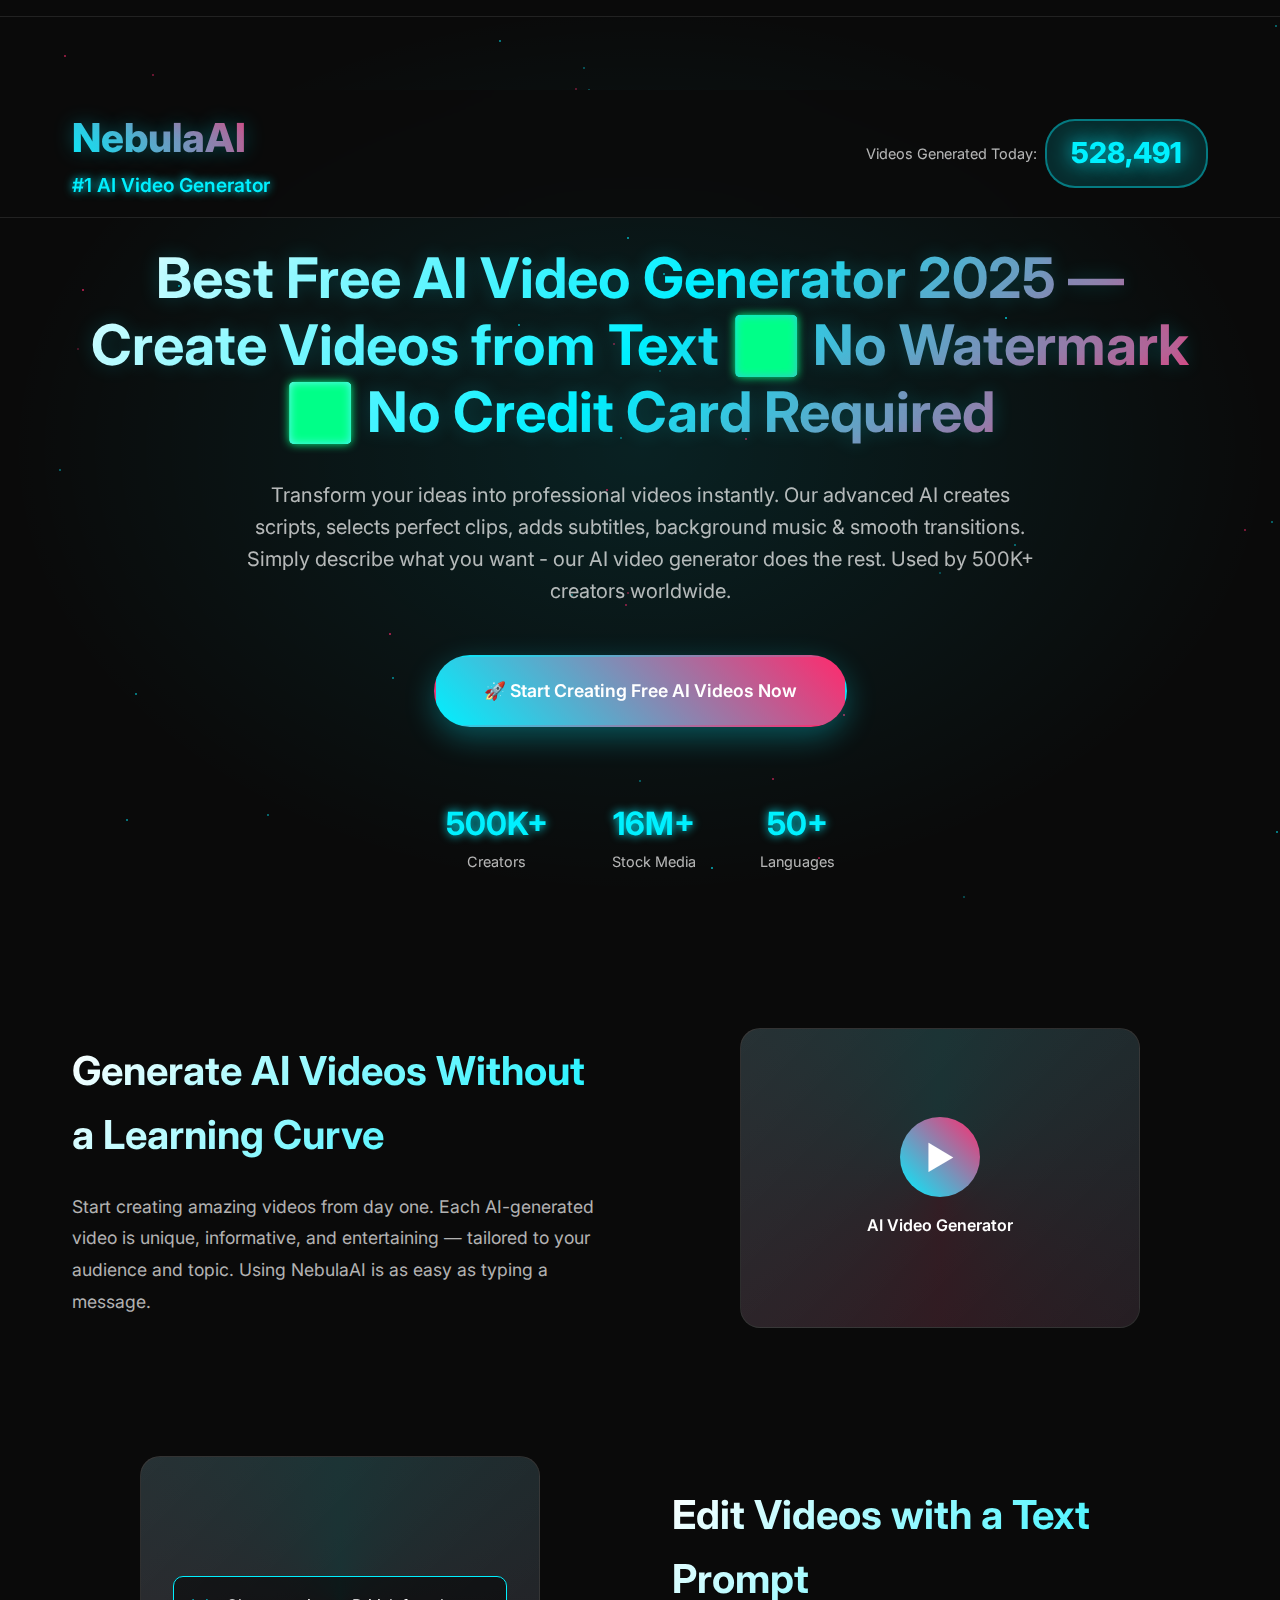
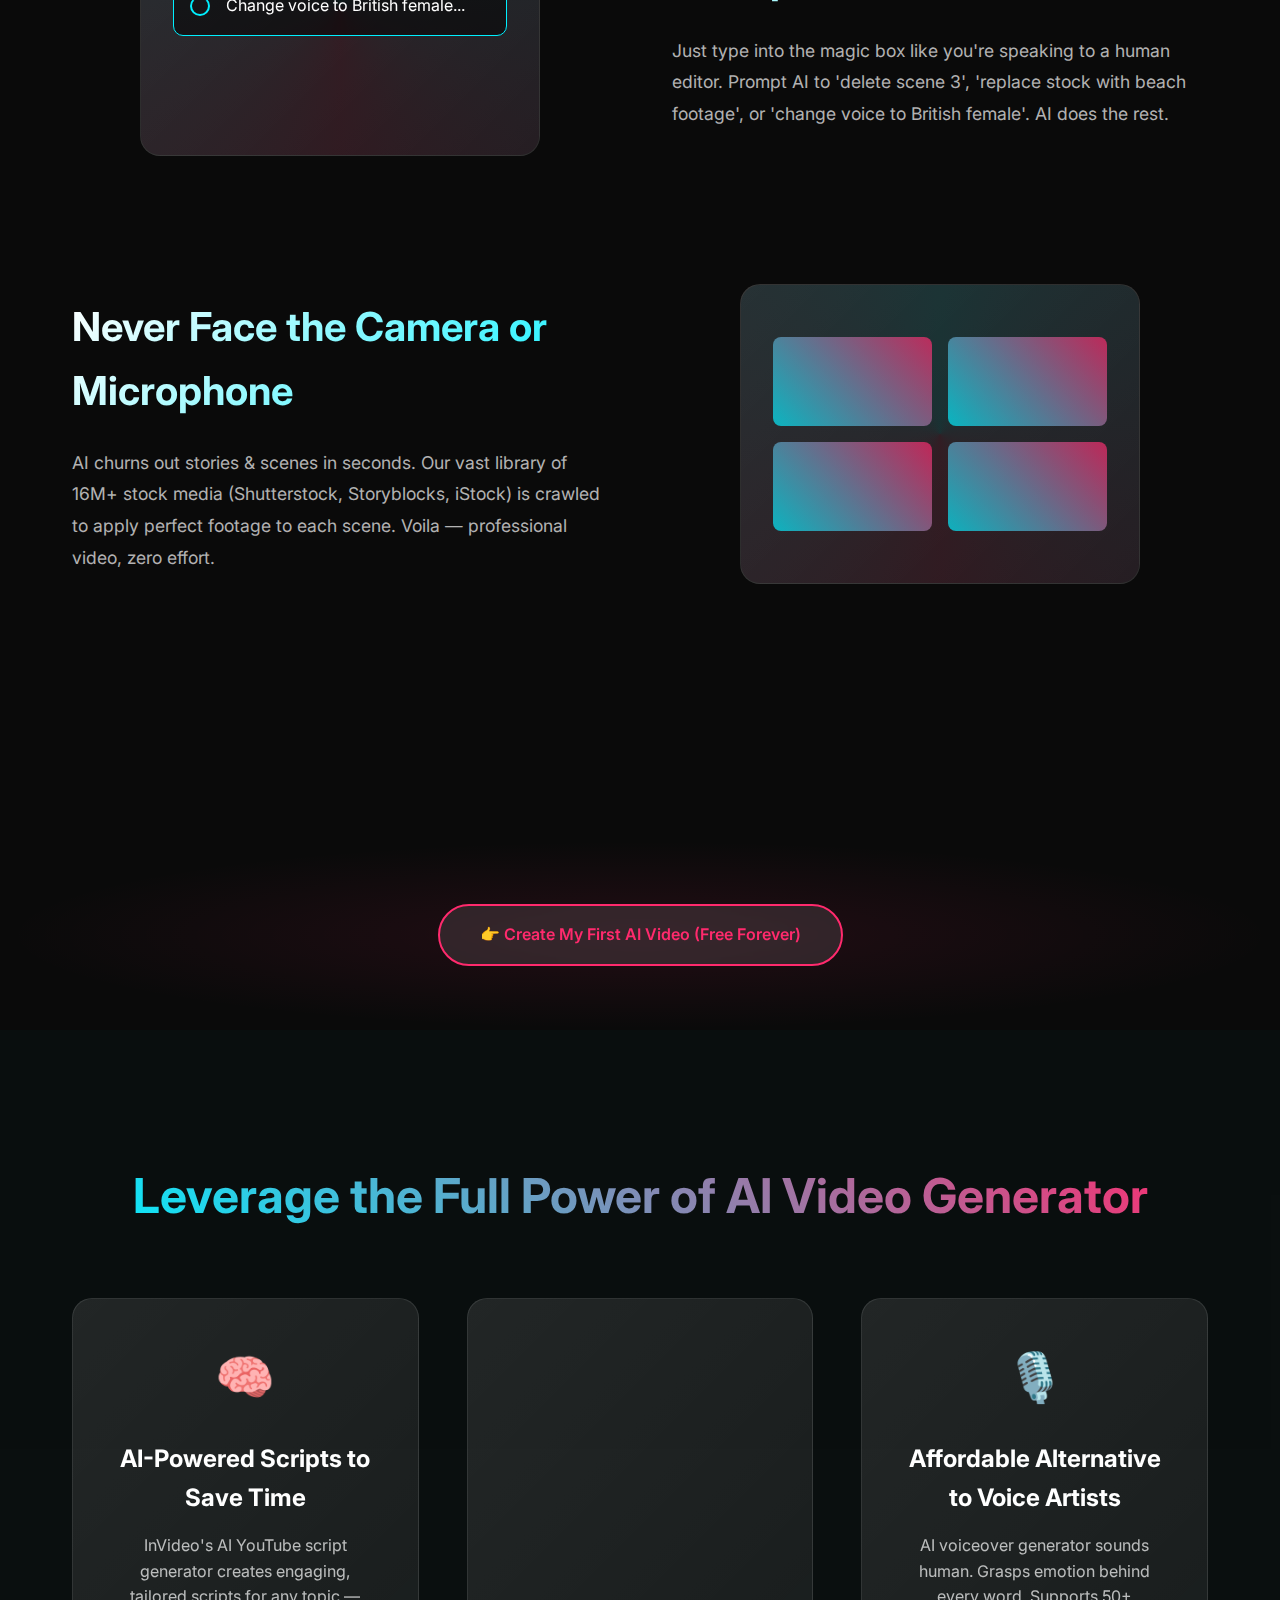
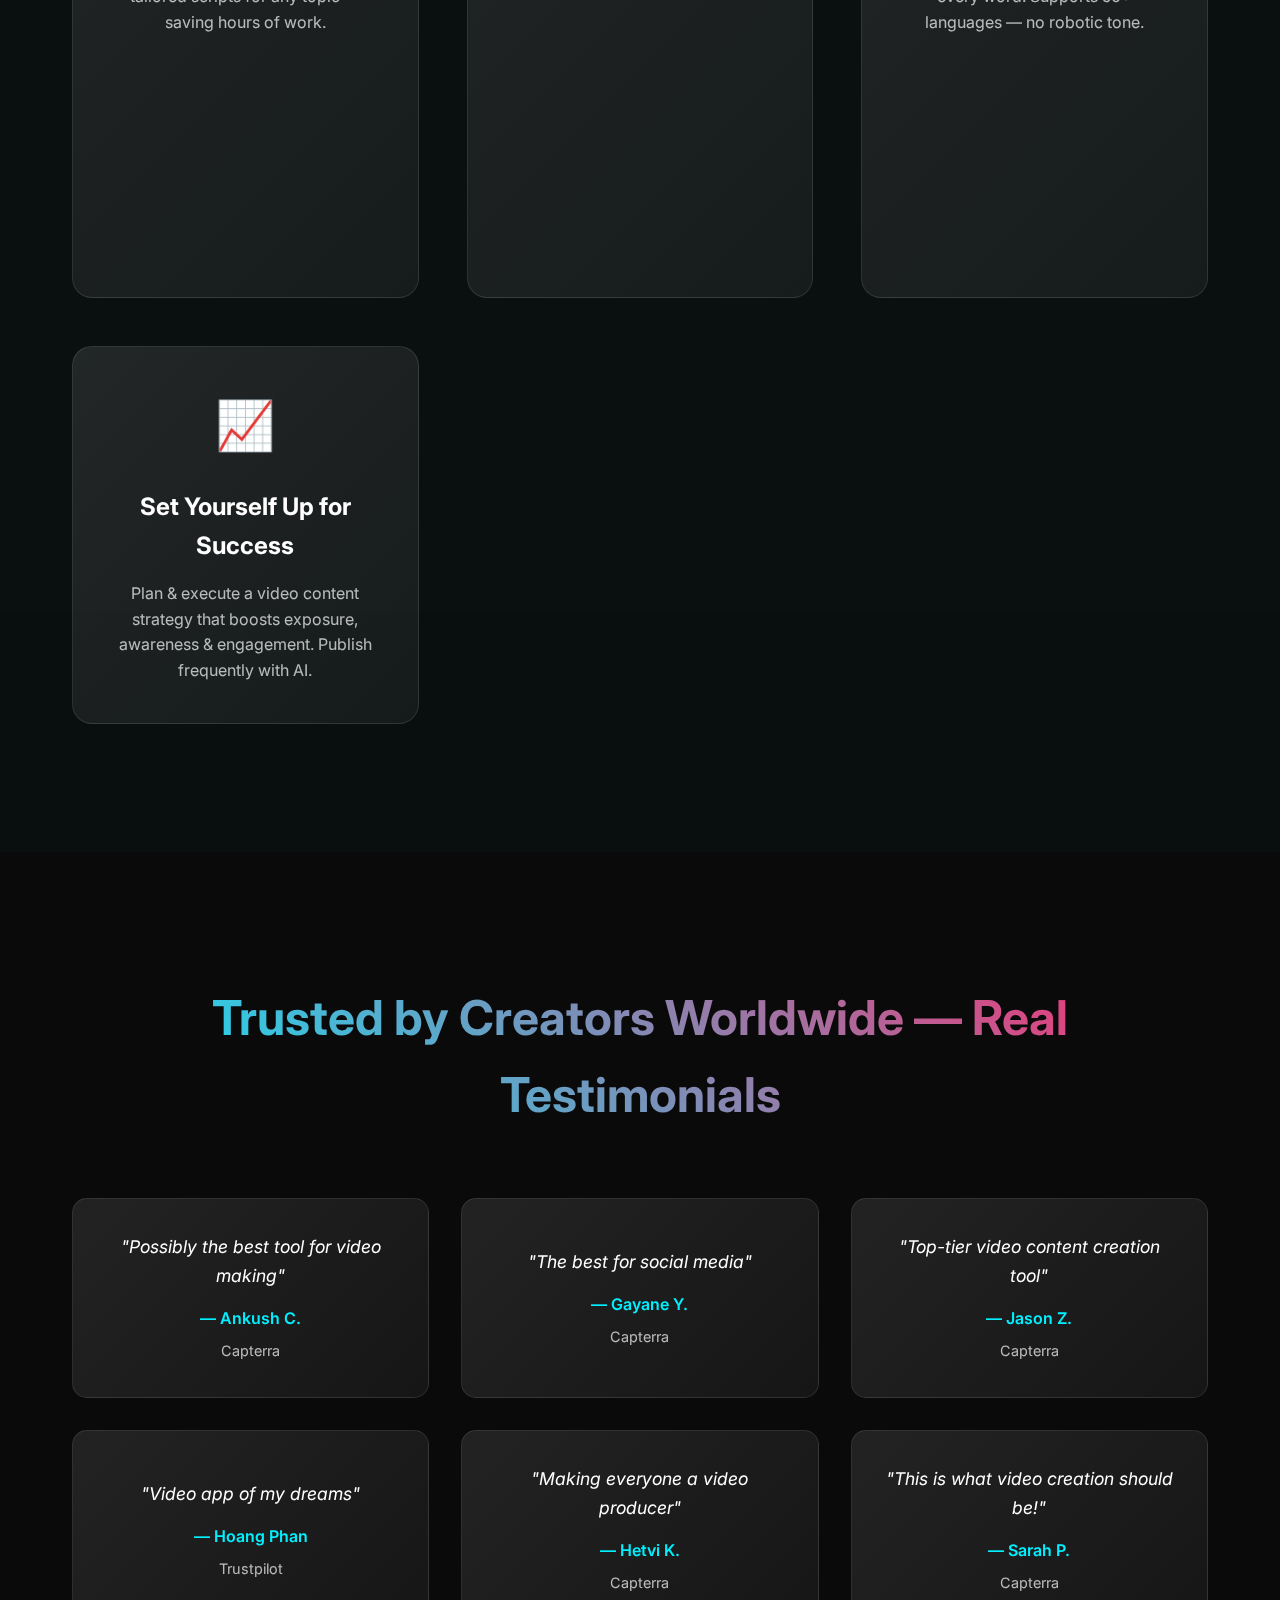
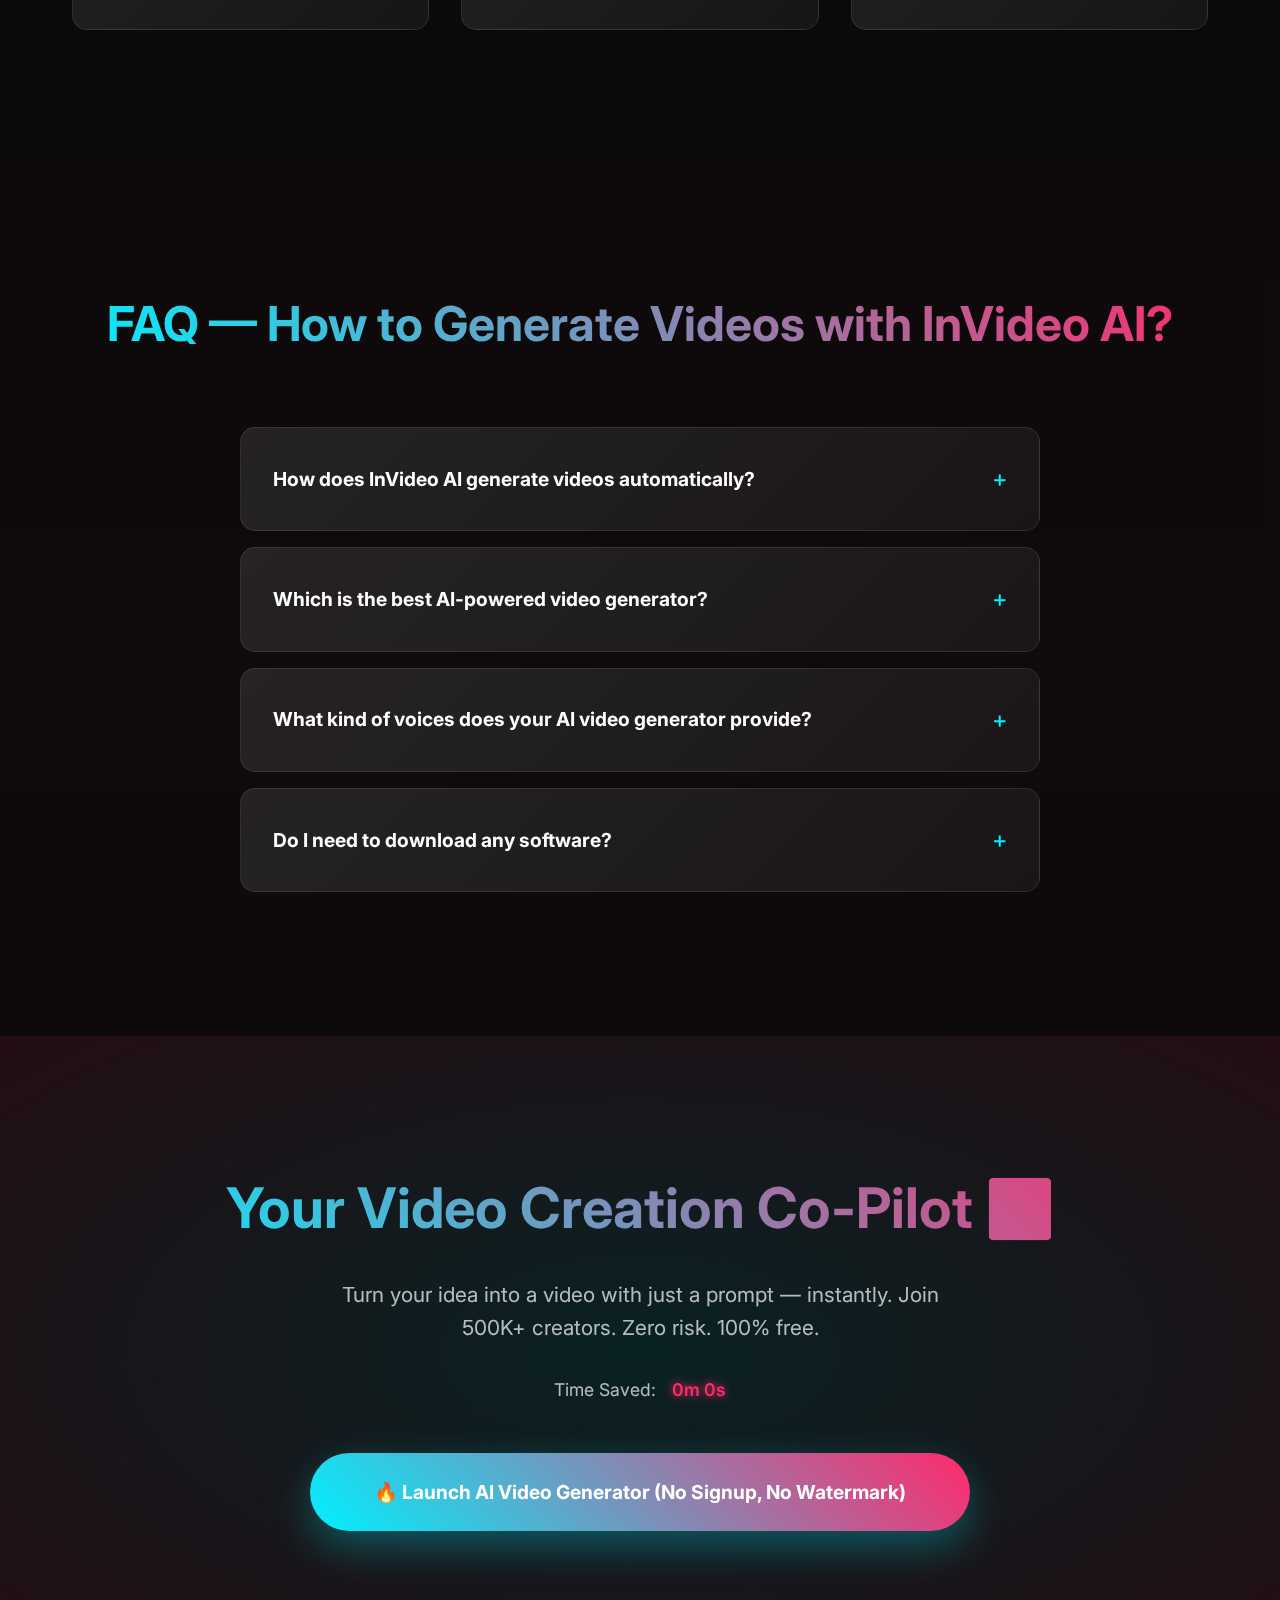
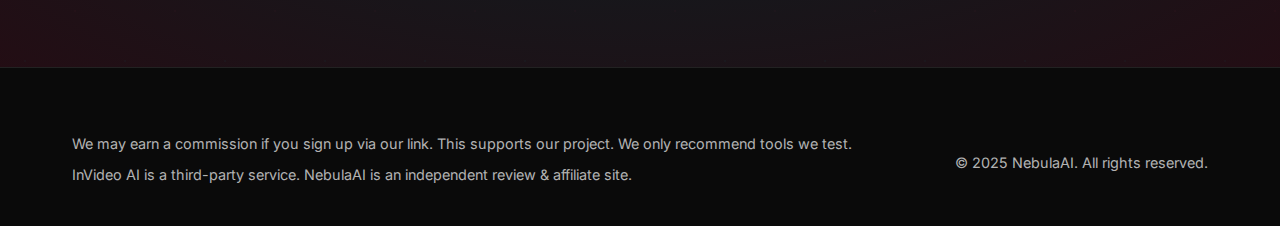
<file: index.html>
<!DOCTYPE html>
<html lang="en">
<head>
    <meta name="google-site-verification" content="C5RFSn_RKxj3t7bRsJSAb3lF0Zw4oa_aisl740Gr3RY" />
    <!-- Google tag (gtag.js) -->
<script async src="https://www.googletagmanager.com/gtag/js?id=G-58C8FZ7B3S"></script>
<script>
  window.dataLayer = window.dataLayer || [];
  function gtag(){dataLayer.push(arguments);}
  gtag('js', new Date());

  gtag('config', 'G-58C8FZ7B3S');
</script>
    <meta name="msvalidate.01" content="3C5C38B2EF0A523C505E5BABFAB6D697" />
    <meta charset="UTF-8">
    <meta name="viewport" content="width=device-width, initial-scale=1.0">
    <title>Free AI Video Generator 2025 — No Watermark, No Credit Card | NebulaAI</title>
    <meta name="description" content="Instantly turn text into videos — 100% free, no signup, no watermark. Edit with AI prompts. Used by 500K+ creators. Start now →">
    <meta name="keywords" content="free ai video generator, ai video generator free no watermark, text to video ai free, create ai video from text free, free ai video generator no credit card">
    
    <!-- Open Graph / Facebook -->
    <meta property="og:type" content="website">
    <meta property="og:url" content="https://nebulaai.com/">
    <meta property="og:title" content="Free AI Video Generator 2025 — No Watermark, No Credit Card | NebulaAI">
    <meta property="og:description" content="Instantly turn text into videos — 100% free, no signup, no watermark. Edit with AI prompts. Used by 500K+ creators.">
    
    <!-- Twitter -->
    <meta property="twitter:card" content="summary_large_image">
    <meta property="twitter:url" content="https://nebulaai.com/">
    <meta property="twitter:title" content="Free AI Video Generator 2025 — No Watermark, No Credit Card | NebulaAI">
    <meta property="twitter:description" content="Instantly turn text into videos — 100% free, no signup, no watermark. Edit with AI prompts. Used by 500K+ creators.">
    
    <!-- Schema.org markup -->
    <script type="application/ld+json">
    {
        "@context": "https://schema.org",
        "@type": "SoftwareApplication",
        "name": "NebulaAI - Free AI Video Generator",
        "description": "Free AI video generator that creates videos from text without watermarks or credit card requirements",
        "url": "https://nebulaai.com",
        "applicationCategory": "VideoEditingApplication",
        "operatingSystem": "Web Browser",
        "offers": {
            "@type": "Offer",
            "price": "0",
            "priceCurrency": "USD"
        },
        "aggregateRating": {
            "@type": "AggregateRating",
            "ratingValue": "4.8",
            "reviewCount": "2000"
        }
    }
    </script>
    
    <script type="application/ld+json">
    {
        "@context": "https://schema.org",
        "@type": "FAQPage",
        "mainEntity": [
            {
                "@type": "Question",
                "name": "How does InVideo AI generate videos automatically?",
                "acceptedAnswer": {
                    "@type": "Answer",
                    "text": "Choose a workflow, describe your idea, select audience/platform. AI generates script, selects media, adds music & transitions. Edit with text prompts."
                }
            },
            {
                "@type": "Question",
                "name": "Which is the best AI-powered video generator?",
                "acceptedAnswer": {
                    "@type": "Answer",
                    "text": "InVideo AI is rated #1 by Capterra & Trustpilot users for ease of use, no watermark, and human-like AI voices."
                }
            },
            {
                "@type": "Question",
                "name": "What kind of voices does your AI video generator provide?",
                "acceptedAnswer": {
                    "@type": "Answer",
                    "text": "Human-sounding AI voices in 50+ languages and accents — including British, American, Australian, Indian, and more."
                }
            },
            {
                "@type": "Question",
                "name": "Do I need to download any software?",
                "acceptedAnswer": {
                    "@type": "Answer",
                    "text": "No — 100% browser-based. Works on Chrome, Safari, Edge. No install. No signup. No credit card."
                }
            }
        ]
    }
    </script>
    
    <!-- Enhanced SEO Meta Tags -->
    <meta name="robots" content="index, follow, max-snippet:-1, max-image-preview:large, max-video-preview:-1">
    <meta name="author" content="NebulaAI Team">
    <meta name="publisher" content="NebulaAI">
    <meta name="language" content="English">
    <meta name="revisit-after" content="1 days">
    <meta name="rating" content="general">
    <meta name="distribution" content="global">
    <link rel="canonical" href="https://nebulaai.com/">
    
    <!-- Additional Schema.org for better SEO -->
    <script type="application/ld+json">
    {
        "@context": "https://schema.org",
        "@type": "WebSite",
        "name": "NebulaAI - Free AI Video Generator",
        "url": "https://nebulaai.com",
        "description": "Create AI videos from text for free - no watermark, no credit card required. Best AI video generator 2025.",
        "potentialAction": {
            "@type": "SearchAction",
            "target": "https://nebulaai.com/?q={search_term_string}",
            "query-input": "required name=search_term_string"
        }
    }
    </script>
    
    <!-- Monetag Vignette Ad -->
    <script>(function(s){s.dataset.zone='9844469',s.src='https://gizokraijaw.net/vignette.min.js'})([document.documentElement, document.body].filter(Boolean).pop().appendChild(document.createElement('script')))</script>
    
    <link rel="stylesheet" href="styles.css">
    <link rel="preconnect" href="https://fonts.googleapis.com">
    <link rel="preconnect" href="https://fonts.gstatic.com" crossorigin>
    <link href="https://fonts.googleapis.com/css2?family=Inter:wght@300;400;500;600;700&display=swap" rel="stylesheet">
</head>
<body>
    <!-- Progress Bar -->
    <div class="progress-bar" id="progressBar"></div>
    
    <!-- Particle Background -->
    <div class="particles" id="particles"></div>
    
    <!-- Top Banner Ad -->
    <div class="top-banner-ad">
        <script type="text/javascript">
            atOptions = {
                'key' : 'f953a53916d2c1c6f465a2c04037255a',
                'format' : 'iframe',
                'height' : 60,
                'width' : 468,
                'params' : {}
            };
        </script>
        <script type="text/javascript" src="//www.highperformanceformat.com/f953a53916d2c1c6f465a2c04037255a/invoke.js"></script>
    </div>
    
    <!-- Navigation -->
    <nav class="nav">
        <div class="nav-container">
            <div class="logo">
                <span class="logo-text">NebulaAI</span>
                <span class="logo-tagline">#1 AI Video Generator</span>
            </div>
            <div class="nav-stats">
                <span class="stat-label">Videos Generated Today:</span>
                <span class="stat-counter" id="videoCounter">528,491</span>
            </div>
        </div>
    </nav>

    <!-- Hero Section -->
    <section class="hero">
        <div class="container">
            <div class="hero-content">
                <h1 class="hero-title">
                    Best Free AI Video Generator 2025 — Create Videos from Text 
                    <span class="check">✅</span> No Watermark 
                    <span class="check">✅</span> No Credit Card Required
                </h1>
                <p class="hero-subtitle">
                    Transform your ideas into professional videos instantly. Our advanced AI creates scripts, selects perfect clips, adds subtitles, background music & smooth transitions. Simply describe what you want - our AI video generator does the rest. Used by 500K+ creators worldwide.
                </p>
                <div class="hero-cta">
                    <a href="https://invideo.sjv.io/xLDV53" class="btn-primary" target="_blank" rel="noopener">
                        🚀 Start Creating Free AI Videos Now
                    </a>
                </div>
                <div class="hero-stats">
                    <div class="stat-item">
                        <span class="stat-number">500K+</span>
                        <span class="stat-text">Creators</span>
                    </div>
                    <div class="stat-item">
                        <span class="stat-number">16M+</span>
                        <span class="stat-text">Stock Media</span>
                    </div>
                    <div class="stat-item">
                        <span class="stat-number">50+</span>
                        <span class="stat-text">Languages</span>
                    </div>
                </div>
            </div>
        </div>
    </section>

    <!-- Features Section -->
    <section class="features">
        <div class="container">
            <!-- Feature 1 -->
            <div class="feature-item">
                <div class="feature-content">
                    <h2 class="feature-title">Generate AI Videos Without a Learning Curve</h2>
                    <p class="feature-text">
                        Start creating amazing videos from day one. Each AI-generated video is unique, informative, and entertaining — tailored to your audience and topic. Using NebulaAI is as easy as typing a message.
                    </p>
                </div>
                <div class="feature-visual">
                    <div class="feature-card">
                        <div class="card-glow"></div>
                        <div class="card-content">
                            <div class="video-preview">
                                <div class="play-button">▶</div>
                                <div class="video-info">AI Video Generator</div>
                            </div>
                        </div>
                    </div>
                </div>
            </div>

            <!-- Feature 2 -->
            <div class="feature-item reverse">
                <div class="feature-content">
                    <h2 class="feature-title">Edit Videos with a Text Prompt</h2>
                    <p class="feature-text">
                        Just type into the magic box like you're speaking to a human editor. Prompt AI to 'delete scene 3', 'replace stock with beach footage', or 'change voice to British female'. AI does the rest.
                    </p>
                </div>
                <div class="feature-visual">
                    <div class="feature-card">
                        <div class="card-glow"></div>
                        <div class="card-content">
                            <div class="editor-interface">
                                <div class="prompt-box">
                                    <div class="typing-indicator"></div>
                                    <span>Change voice to British female...</span>
                                </div>
                            </div>
                        </div>
                    </div>
                </div>
            </div>

            <!-- Feature 3 -->
            <div class="feature-item">
                <div class="feature-content">
                    <h2 class="feature-title">Never Face the Camera or Microphone</h2>
                    <p class="feature-text">
                        AI churns out stories & scenes in seconds. Our vast library of 16M+ stock media (Shutterstock, Storyblocks, iStock) is crawled to apply perfect footage to each scene. Voila — professional video, zero effort.
                    </p>
                </div>
                <div class="feature-visual">
                    <div class="feature-card">
                        <div class="card-glow"></div>
                        <div class="card-content">
                            <div class="media-grid">
                                <div class="media-item"></div>
                                <div class="media-item"></div>
                                <div class="media-item"></div>
                                <div class="media-item"></div>
                            </div>
                        </div>
                    </div>
                </div>
            </div>
        </div>
    </section>

    <!-- CTA Section -->
    <section class="mid-cta">
        <div class="container">
            <a href="https://invideo.sjv.io/xLDV53" class="btn-secondary pulse" target="_blank" rel="noopener">
                👉 Create My First AI Video (Free Forever)
            </a>
        </div>
    </section>

    <!-- AI Powers Section -->
    <section class="ai-powers">
        <div class="container">
            <h2 class="section-title">Leverage the Full Power of AI Video Generator</h2>
            
            <div class="powers-grid">
                <div class="power-card">
                    <div class="power-icon">🧠</div>
                    <h3>AI-Powered Scripts to Save Time</h3>
                    <p>InVideo's AI YouTube script generator creates engaging, tailored scripts for any topic — saving hours of work.</p>
                </div>
                
                <!-- Sidebar Banner Ad -->
                <div class="sidebar-ad-card">
                    <script type="text/javascript">
                        atOptions = {
                            'key' : '654cfedca05775d68220e4238f4c6e71',
                            'format' : 'iframe',
                            'height' : 600,
                            'width' : 160,
                            'params' : {}
                        };
                    </script>
                    <script type="text/javascript" src="//www.highperformanceformat.com/654cfedca05775d68220e4238f4c6e71/invoke.js"></script>
                </div>
                
                <div class="power-card">
                    <div class="power-icon">🎙️</div>
                    <h3>Affordable Alternative to Voice Artists</h3>
                    <p>AI voiceover generator sounds human. Grasps emotion behind every word. Supports 50+ languages — no robotic tone.</p>
                </div>
                
                <div class="power-card">
                    <div class="power-icon">📈</div>
                    <h3>Set Yourself Up for Success</h3>
                    <p>Plan & execute a video content strategy that boosts exposure, awareness & engagement. Publish frequently with AI.</p>
                </div>
            </div>
        </div>
    </section>

    <!-- Testimonials Section -->
    <section class="testimonials">
        <div class="container">
            <h2 class="section-title">Trusted by Creators Worldwide — Real Testimonials</h2>
            
            <div class="testimonials-grid">
                <div class="testimonial-card">
                    <div class="testimonial-content">
                        <div class="testimonial-front">
                            <div class="quote">"Possibly the best tool for video making"</div>
                            <div class="author">— Ankush C.</div>
                            <div class="source">Capterra</div>
                        </div>
                        <div class="testimonial-back">
                            <div class="rating">⭐⭐⭐⭐⭐</div>
                            <div class="details">Professional video creation made simple</div>
                        </div>
                    </div>
                </div>
                
                <div class="testimonial-card">
                    <div class="testimonial-content">
                        <div class="testimonial-front">
                            <div class="quote">"The best for social media"</div>
                            <div class="author">— Gayane Y.</div>
                            <div class="source">Capterra</div>
                        </div>
                        <div class="testimonial-back">
                            <div class="rating">⭐⭐⭐⭐⭐</div>
                            <div class="details">Perfect for content creators</div>
                        </div>
                    </div>
                </div>
                
                <div class="testimonial-card">
                    <div class="testimonial-content">
                        <div class="testimonial-front">
                            <div class="quote">"Top-tier video content creation tool"</div>
                            <div class="author">— Jason Z.</div>
                            <div class="source">Capterra</div>
                        </div>
                        <div class="testimonial-back">
                            <div class="rating">⭐⭐⭐⭐⭐</div>
                            <div class="details">Enterprise-grade quality</div>
                        </div>
                    </div>
                </div>
                
                <div class="testimonial-card">
                    <div class="testimonial-content">
                        <div class="testimonial-front">
                            <div class="quote">"Video app of my dreams"</div>
                            <div class="author">— Hoang Phan</div>
                            <div class="source">Trustpilot</div>
                        </div>
                        <div class="testimonial-back">
                            <div class="rating">⭐⭐⭐⭐⭐</div>
                            <div class="details">Intuitive and powerful</div>
                        </div>
                    </div>
                </div>
                
                <div class="testimonial-card">
                    <div class="testimonial-content">
                        <div class="testimonial-front">
                            <div class="quote">"Making everyone a video producer"</div>
                            <div class="author">— Hetvi K.</div>
                            <div class="source">Capterra</div>
                        </div>
                        <div class="testimonial-back">
                            <div class="rating">⭐⭐⭐⭐⭐</div>
                            <div class="details">Democratizing video creation</div>
                        </div>
                    </div>
                </div>
                
                <div class="testimonial-card">
                    <div class="testimonial-content">
                        <div class="testimonial-front">
                            <div class="quote">"This is what video creation should be!"</div>
                            <div class="author">— Sarah P.</div>
                            <div class="source">Capterra</div>
                        </div>
                        <div class="testimonial-back">
                            <div class="rating">⭐⭐⭐⭐⭐</div>
                            <div class="details">Revolutionary approach</div>
                        </div>
                    </div>
                </div>
            </div>
        </div>
    </section>

    <!-- FAQ Section -->
    <section class="faq">
        <div class="container">
            <h2 class="section-title">FAQ — How to Generate Videos with InVideo AI?</h2>
            
            <div class="faq-list">
                <div class="faq-item">
                    <div class="faq-question">
                        <h3>How does InVideo AI generate videos automatically?</h3>
                        <span class="faq-toggle">+</span>
                    </div>
                    <div class="faq-answer">
                        <p>Choose a workflow, describe your idea, select audience/platform. AI generates script, selects media, adds music & transitions. Edit with text prompts.</p>
                    </div>
                </div>
                
                <div class="faq-item">
                    <div class="faq-question">
                        <h3>Which is the best AI-powered video generator?</h3>
                        <span class="faq-toggle">+</span>
                    </div>
                    <div class="faq-answer">
                        <p>InVideo AI is rated #1 by Capterra & Trustpilot users for ease of use, no watermark, and human-like AI voices.</p>
                    </div>
                </div>
                
                <div class="faq-item">
                    <div class="faq-question">
                        <h3>What kind of voices does your AI video generator provide?</h3>
                        <span class="faq-toggle">+</span>
                    </div>
                    <div class="faq-answer">
                        <p>Human-sounding AI voices in 50+ languages and accents — including British, American, Australian, Indian, and more.</p>
                    </div>
                </div>
                
                <div class="faq-item">
                    <div class="faq-question">
                        <h3>Do I need to download any software?</h3>
                        <span class="faq-toggle">+</span>
                    </div>
                    <div class="faq-answer">
                        <p>No — 100% browser-based. Works on Chrome, Safari, Edge. No install. No signup. No credit card.</p>
                    </div>
                </div>
            </div>
        </div>
    </section>

    <!-- Final CTA Section -->
    <section class="final-cta">
        <div class="container">
            <div class="cta-content">
                <h2 class="cta-title">Your Video Creation Co-Pilot 🌌</h2>
                <p class="cta-subtitle">
                    Turn your idea into a video with just a prompt — instantly. Join 500K+ creators. Zero risk. 100% free.
                </p>
                <div class="time-saved">
                    <span class="time-label">Time Saved:</span>
                    <span class="time-counter" id="timeSaved">0m 0s</span>
                </div>
                <a href="https://invideo.sjv.io/xLDV53" class="btn-final" target="_blank" rel="noopener">
                    🔥 Launch AI Video Generator (No Signup, No Watermark)
                </a>
            </div>
        </div>
    </section>

    <!-- Footer -->
    <footer class="footer">
        <div class="container">
            <div class="footer-content">
                <div class="disclaimer">
                    <p>We may earn a commission if you sign up via our link. This supports our project. We only recommend tools we test.</p>
                    <p>InVideo AI is a third-party service. NebulaAI is an independent review & affiliate site.</p>
                </div>
                <div class="footer-nav">
                    <span>&copy; 2025 NebulaAI. All rights reserved.</span>
                </div>
            </div>
        </div>
    </footer>

    <!-- Floating CTA Button -->
    <div class="floating-cta" id="floatingCta">
        <a href="https://invideo.sjv.io/xLDV53" target="_blank" rel="noopener">
            🚀 Create Video Now
        </a>
    </div>

    <script src="script.js"></script>
</body>
</html>
</file>
<file: styles.css>
/* Reset and Base Styles */
* {
    margin: 0;
    padding: 0;
    box-sizing: border-box;
}

:root {
    --primary-bg: #0a0a0a;
    --secondary-bg: #121212;
    --accent-cyan: #00f0ff;
    --accent-pink: #ff2a6d;
    --glass-bg: rgba(255, 255, 255, 0.05);
    --glass-border: rgba(255, 255, 255, 0.1);
    --text-primary: #ffffff;
    --text-secondary: rgba(255, 255, 255, 0.7);
    --gradient-primary: linear-gradient(45deg, var(--accent-cyan), var(--accent-pink));
    --gradient-glass: linear-gradient(135deg, rgba(255, 255, 255, 0.1), rgba(255, 255, 255, 0.05));
}

body {
    font-family: 'Inter', sans-serif;
    background: var(--primary-bg);
    color: var(--text-primary);
    line-height: 1.6;
    overflow-x: hidden;
    scroll-behavior: smooth;
}

/* Progress Bar */
.progress-bar {
    position: fixed;
    top: 0;
    left: 0;
    height: 3px;
    background: var(--gradient-primary);
    z-index: 1000;
    border-radius: 0 2px 2px 0;
    transition: width 0.1s ease;
    box-shadow: 0 0 10px var(--accent-cyan);
}

/* Particle Background */
.particles {
    position: fixed;
    top: 0;
    left: 0;
    width: 100%;
    height: 100%;
    pointer-events: none;
    z-index: 1;
}

.particle {
    position: absolute;
    width: 2px;
    height: 2px;
    background: var(--accent-cyan);
    border-radius: 50%;
    animation: float 6s ease-in-out infinite;
    opacity: 0.6;
}

@keyframes float {
    0%, 100% { transform: translateY(0px) rotate(0deg); opacity: 0.6; }
    50% { transform: translateY(-20px) rotate(180deg); opacity: 1; }
}

/* Navigation */
/* Top Banner Ad Styles */
.top-banner-ad {
    background: rgba(10, 10, 10, 0.9);
    border-bottom: 1px solid var(--glass-border);
    text-align: center;
    padding: 0.5rem 0;
    position: fixed;
    top: 0;
    left: 0;
    right: 0;
    z-index: 101;
    backdrop-filter: blur(10px);
}

.nav {
    position: fixed;
    top: 90px;
    left: 0;
    right: 0;
    background: rgba(10, 10, 10, 0.8);
    backdrop-filter: blur(20px);
    border-bottom: 1px solid var(--glass-border);
    z-index: 100;
    padding: 1rem 0;
}

.nav-container {
    max-width: 1200px;
    margin: 0 auto;
    display: flex;
    justify-content: space-between;
    align-items: center;
    padding: 0 2rem;
}

.logo {
    display: flex;
    flex-direction: column;
}

.logo-text {
    font-size: 2.5rem;
    font-weight: 800;
    background: var(--gradient-primary);
    -webkit-background-clip: text;
    -webkit-text-fill-color: transparent;
    background-clip: text;
    text-shadow: 0 0 20px rgba(0, 240, 255, 0.3);
}

.logo-tagline {
    font-size: 1.2rem;
    color: var(--accent-cyan);
    font-weight: 600;
    text-shadow: 0 0 10px var(--accent-cyan);
}

.nav-stats {
    display: flex;
    align-items: center;
    gap: 0.5rem;
    font-size: 0.9rem;
}

.stat-label {
    color: var(--text-secondary);
}

.stat-counter {
    color: var(--accent-cyan);
    font-weight: 800;
    font-size: 1.8rem;
    text-shadow: 0 0 20px var(--accent-cyan);
    background: rgba(0, 240, 255, 0.15);
    padding: 0.6rem 1.5rem;
    border-radius: 30px;
    border: 2px solid rgba(0, 240, 255, 0.4);
    animation: pulse-glow 2s ease-in-out infinite;
    display: inline-block;
    min-width: 150px;
    text-align: center;
}

@keyframes pulse-glow {
    0%, 100% { 
        box-shadow: 0 0 10px rgba(0, 240, 255, 0.3);
        transform: scale(1);
    }
    50% { 
        box-shadow: 0 0 20px rgba(0, 240, 255, 0.5);
        transform: scale(1.02);
    }
}

/* Container */
.container {
    max-width: 1200px;
    margin: 0 auto;
    padding: 0 2rem;
}

/* Hero Section */
.hero {
    min-height: 100vh;
    display: flex;
    align-items: center;
    position: relative;
    padding-top: 220px;
    background: radial-gradient(ellipse at center, rgba(0, 240, 255, 0.1) 0%, transparent 70%);
}

.hero-content {
    text-align: center;
    position: relative;
    z-index: 10;
}

.hero-title {
    font-size: clamp(2.2rem, 4.5vw, 3.5rem);
    font-weight: 700;
    margin-bottom: 2rem;
    line-height: 1.2;
    background: linear-gradient(135deg, #ffffff, var(--accent-cyan), var(--accent-pink));
    -webkit-background-clip: text;
    -webkit-text-fill-color: transparent;
    background-clip: text;
    text-shadow: 0 0 20px rgba(0, 240, 255, 0.2);
}

.check {
    color: #00ff88;
    text-shadow: 0 0 10px #00ff88;
}

.hero-subtitle {
    font-size: 1.25rem;
    color: var(--text-secondary);
    margin-bottom: 3rem;
    max-width: 800px;
    margin-left: auto;
    margin-right: auto;
}

.hero-cta {
    margin-bottom: 4rem;
}

.btn-primary {
    display: inline-block;
    padding: 1.25rem 3rem;
    background: var(--gradient-primary);
    color: white;
    text-decoration: none;
    border-radius: 50px;
    font-weight: 600;
    font-size: 1.1rem;
    position: relative;
    overflow: hidden;
    transition: all 0.3s ease;
    text-align: center;
    border: 2px solid transparent;
    box-shadow: 0 10px 30px rgba(0, 240, 255, 0.3);
}

.btn-primary:hover {
    transform: translateY(-3px) scale(1.05);
    box-shadow: 0 20px 40px rgba(0, 240, 255, 0.4);
}

.btn-primary::before {
    content: '';
    position: absolute;
    top: 0;
    left: -100%;
    width: 100%;
    height: 100%;
    background: linear-gradient(90deg, transparent, rgba(255, 255, 255, 0.2), transparent);
    transition: left 0.5s ease;
}

.btn-primary:hover::before {
    left: 100%;
}

.hero-stats {
    display: flex;
    justify-content: center;
    gap: 4rem;
    flex-wrap: wrap;
}

.stat-item {
    text-align: center;
}

.stat-number {
    display: block;
    font-size: 2rem;
    font-weight: 700;
    color: var(--accent-cyan);
    text-shadow: 0 0 10px var(--accent-cyan);
}

.stat-text {
    font-size: 0.9rem;
    color: var(--text-secondary);
}

/* Features Section */
.features {
    padding: 8rem 0;
    position: relative;
}

.feature-item {
    display: grid;
    grid-template-columns: 1fr 1fr;
    gap: 4rem;
    align-items: center;
    margin-bottom: 8rem;
}

.feature-item.reverse {
    direction: rtl;
}

.feature-item.reverse > * {
    direction: ltr;
}

.feature-title {
    font-size: 2.5rem;
    font-weight: 700;
    margin-bottom: 1.5rem;
    background: linear-gradient(135deg, var(--text-primary), var(--accent-cyan));
    -webkit-background-clip: text;
    -webkit-text-fill-color: transparent;
    background-clip: text;
}

.feature-text {
    font-size: 1.1rem;
    color: var(--text-secondary);
    line-height: 1.8;
}

.feature-visual {
    display: flex;
    justify-content: center;
}

.feature-card {
    position: relative;
    width: 400px;
    height: 300px;
    background: var(--gradient-glass);
    border: 1px solid var(--glass-border);
    border-radius: 20px;
    overflow: hidden;
    backdrop-filter: blur(20px);
    transition: transform 0.3s ease;
}

.feature-card:hover {
    transform: translateY(-10px) rotateX(5deg) rotateY(5deg);
}

.card-glow {
    position: absolute;
    top: -50%;
    left: -50%;
    width: 200%;
    height: 200%;
    background: conic-gradient(from 0deg, var(--accent-cyan), var(--accent-pink), var(--accent-cyan));
    opacity: 0.1;
    animation: rotate 6s linear infinite;
}

@keyframes rotate {
    0% { transform: rotate(0deg); }
    100% { transform: rotate(360deg); }
}

.card-content {
    position: relative;
    z-index: 2;
    width: 100%;
    height: 100%;
    padding: 2rem;
    display: flex;
    align-items: center;
    justify-content: center;
}

.video-preview {
    text-align: center;
}

.play-button {
    width: 80px;
    height: 80px;
    background: var(--gradient-primary);
    border-radius: 50%;
    display: flex;
    align-items: center;
    justify-content: center;
    font-size: 2rem;
    color: white;
    margin: 0 auto 1rem;
    cursor: pointer;
    transition: transform 0.3s ease;
}

.play-button:hover {
    transform: scale(1.1);
}

.video-info {
    color: var(--text-primary);
    font-weight: 600;
}

.editor-interface {
    width: 100%;
}

.prompt-box {
    background: rgba(0, 0, 0, 0.5);
    border: 1px solid var(--accent-cyan);
    border-radius: 10px;
    padding: 1rem;
    display: flex;
    align-items: center;
    gap: 1rem;
}

.typing-indicator {
    width: 20px;
    height: 20px;
    border: 2px solid var(--accent-cyan);
    border-top: 2px solid transparent;
    border-radius: 50%;
    animation: spin 1s linear infinite;
}

@keyframes spin {
    0% { transform: rotate(0deg); }
    100% { transform: rotate(360deg); }
}

.media-grid {
    display: grid;
    grid-template-columns: 1fr 1fr;
    gap: 1rem;
    width: 100%;
}

.media-item {
    aspect-ratio: 16/9;
    background: linear-gradient(45deg, var(--accent-cyan), var(--accent-pink));
    border-radius: 8px;
    opacity: 0.7;
    transition: opacity 0.3s ease;
}

.media-item:hover {
    opacity: 1;
}

/* Mid CTA */
.mid-cta {
    padding: 4rem 0;
    text-align: center;
    background: radial-gradient(ellipse at center, rgba(255, 42, 109, 0.1) 0%, transparent 70%);
}

.btn-secondary {
    display: inline-block;
    padding: 1rem 2.5rem;
    background: rgba(255, 255, 255, 0.1);
    border: 2px solid var(--accent-pink);
    color: var(--accent-pink);
    text-decoration: none;
    border-radius: 50px;
    font-weight: 600;
    font-size: 1rem;
    transition: all 0.3s ease;
    backdrop-filter: blur(10px);
}

.btn-secondary:hover {
    background: var(--accent-pink);
    color: white;
    transform: translateY(-2px);
    box-shadow: 0 10px 30px rgba(255, 42, 109, 0.3);
}

.pulse {
    animation: pulse 2s ease-in-out infinite;
}

@keyframes pulse {
    0%, 100% { transform: scale(1); }
    50% { transform: scale(1.05); }
}

/* AI Powers Section */
.ai-powers {
    padding: 8rem 0;
    background: rgba(0, 240, 255, 0.02);
}

.section-title {
    font-size: 3rem;
    font-weight: 700;
    text-align: center;
    margin-bottom: 4rem;
    background: var(--gradient-primary);
    -webkit-background-clip: text;
    -webkit-text-fill-color: transparent;
    background-clip: text;
}

.powers-grid {
    display: grid;
    grid-template-columns: repeat(auto-fit, minmax(300px, 1fr));
    gap: 3rem;
}

/* Sidebar Ad Card */
.sidebar-ad-card {
    background: var(--gradient-glass);
    border: 1px solid var(--glass-border);
    border-radius: 20px;
    padding: 1rem;
    text-align: center;
    backdrop-filter: blur(20px);
    display: flex;
    align-items: center;
    justify-content: center;
    min-height: 600px;
}

.power-card {
    background: var(--gradient-glass);
    border: 1px solid var(--glass-border);
    border-radius: 20px;
    padding: 2.5rem;
    text-align: center;
    backdrop-filter: blur(20px);
    transition: transform 0.3s ease, box-shadow 0.3s ease;
}

.power-card:hover {
    transform: translateY(-10px);
    box-shadow: 0 20px 40px rgba(0, 240, 255, 0.1);
}

.power-icon {
    font-size: 3rem;
    margin-bottom: 1.5rem;
}

.power-card h3 {
    font-size: 1.5rem;
    margin-bottom: 1rem;
    color: var(--text-primary);
}

.power-card p {
    color: var(--text-secondary);
    line-height: 1.6;
}

/* Testimonials Section */
.testimonials {
    padding: 8rem 0;
}

.testimonials-grid {
    display: grid;
    grid-template-columns: repeat(auto-fit, minmax(300px, 1fr));
    gap: 2rem;
}

.testimonial-card {
    height: 200px;
    perspective: 1000px;
}

.testimonial-content {
    position: relative;
    width: 100%;
    height: 100%;
    transition: transform 0.6s;
    transform-style: preserve-3d;
    cursor: pointer;
}

.testimonial-card:hover .testimonial-content {
    transform: rotateY(180deg);
}

.testimonial-front,
.testimonial-back {
    position: absolute;
    width: 100%;
    height: 100%;
    backface-visibility: hidden;
    background: var(--gradient-glass);
    border: 1px solid var(--glass-border);
    border-radius: 15px;
    padding: 2rem;
    display: flex;
    flex-direction: column;
    justify-content: center;
    text-align: center;
    backdrop-filter: blur(20px);
}

.testimonial-back {
    transform: rotateY(180deg);
    background: linear-gradient(135deg, rgba(0, 240, 255, 0.1), rgba(255, 42, 109, 0.1));
}

.quote {
    font-size: 1.1rem;
    font-style: italic;
    margin-bottom: 1rem;
    color: var(--text-primary);
}

.author {
    font-weight: 600;
    color: var(--accent-cyan);
    margin-bottom: 0.5rem;
}

.source {
    font-size: 0.9rem;
    color: var(--text-secondary);
}

.rating {
    font-size: 1.2rem;
    margin-bottom: 1rem;
}

.details {
    color: var(--text-secondary);
}

/* FAQ Section */
.faq {
    padding: 8rem 0;
    background: rgba(255, 42, 109, 0.02);
}

.faq-list {
    max-width: 800px;
    margin: 0 auto;
}

.faq-item {
    background: var(--gradient-glass);
    border: 1px solid var(--glass-border);
    border-radius: 15px;
    margin-bottom: 1rem;
    overflow: hidden;
    backdrop-filter: blur(20px);
}

.faq-question {
    padding: 2rem;
    cursor: pointer;
    display: flex;
    justify-content: space-between;
    align-items: center;
    transition: background 0.3s ease;
}

.faq-question:hover {
    background: rgba(0, 240, 255, 0.05);
}

.faq-question h3 {
    font-size: 1.2rem;
    color: var(--text-primary);
    margin: 0;
}

.faq-toggle {
    font-size: 1.5rem;
    color: var(--accent-cyan);
    transition: transform 0.3s ease;
}

.faq-item.active .faq-toggle {
    transform: rotate(45deg);
}

.faq-answer {
    max-height: 0;
    overflow: hidden;
    transition: max-height 0.3s ease;
}

.faq-item.active .faq-answer {
    max-height: 200px;
}

.faq-answer p {
    padding: 0 2rem 2rem;
    color: var(--text-secondary);
    line-height: 1.6;
}

/* Final CTA Section */
.final-cta {
    padding: 8rem 0;
    background: radial-gradient(ellipse at center, rgba(0, 240, 255, 0.1) 0%, rgba(255, 42, 109, 0.1) 100%);
    text-align: center;
    position: relative;
    overflow: hidden;
}

.final-cta::before {
    content: '';
    position: absolute;
    top: 0;
    left: 0;
    right: 0;
    bottom: 0;
    background: url('data:image/svg+xml,<svg width="100" height="100" xmlns="http://www.w3.org/2000/svg"><defs><pattern id="stars" x="0" y="0" width="100" height="100" patternUnits="userSpaceOnUse"><circle cx="25" cy="25" r="1" fill="%2300f0ff" opacity="0.3"/><circle cx="75" cy="75" r="1" fill="%23ff2a6d" opacity="0.3"/></pattern></defs><rect width="100" height="100" fill="url(%23stars)"/></svg>');
    opacity: 0.1;
    animation: float 20s ease-in-out infinite;
}

.cta-content {
    position: relative;
    z-index: 2;
}

.cta-title {
    font-size: 3.5rem;
    font-weight: 700;
    margin-bottom: 1.5rem;
    background: var(--gradient-primary);
    -webkit-background-clip: text;
    -webkit-text-fill-color: transparent;
    background-clip: text;
}

.cta-subtitle {
    font-size: 1.3rem;
    color: var(--text-secondary);
    margin-bottom: 2rem;
    max-width: 600px;
    margin-left: auto;
    margin-right: auto;
}

.time-saved {
    display: flex;
    justify-content: center;
    align-items: center;
    gap: 1rem;
    margin-bottom: 3rem;
    font-size: 1.1rem;
}

.time-label {
    color: var(--text-secondary);
}

.time-counter {
    color: var(--accent-pink);
    font-weight: 600;
    text-shadow: 0 0 10px var(--accent-pink);
}

.btn-final {
    display: inline-block;
    padding: 1.5rem 4rem;
    background: var(--gradient-primary);
    color: white;
    text-decoration: none;
    border-radius: 50px;
    font-weight: 700;
    font-size: 1.2rem;
    transition: all 0.3s ease;
    box-shadow: 0 15px 40px rgba(0, 240, 255, 0.3);
    position: relative;
    overflow: hidden;
}

.btn-final:hover {
    transform: translateY(-5px) scale(1.05);
    box-shadow: 0 25px 50px rgba(0, 240, 255, 0.4);
}

.btn-final::after {
    content: '';
    position: absolute;
    top: 50%;
    left: 50%;
    width: 0;
    height: 0;
    background: rgba(255, 255, 255, 0.2);
    border-radius: 50%;
    transform: translate(-50%, -50%);
    transition: width 0.6s ease, height 0.6s ease;
}

.btn-final:hover::after {
    width: 300px;
    height: 300px;
}

/* Footer */
.footer {
    padding: 4rem 0 2rem;
    border-top: 1px solid var(--glass-border);
    background: rgba(10, 10, 10, 0.8);
}

.footer-content {
    display: flex;
    justify-content: space-between;
    align-items: center;
    flex-wrap: wrap;
    gap: 2rem;
}

.disclaimer {
    flex: 1;
    min-width: 300px;
}

.disclaimer p {
    font-size: 0.9rem;
    color: var(--text-secondary);
    margin-bottom: 0.5rem;
}

.footer-nav {
    color: var(--text-secondary);
    font-size: 0.9rem;
}

/* Removed quiz modal styles as per user request */

/* Floating CTA */
.floating-cta {
    position: fixed;
    bottom: 2rem;
    right: 2rem;
    z-index: 100;
    opacity: 0;
    transform: translateY(100px);
    transition: all 0.3s ease;
}

.floating-cta.visible {
    opacity: 1;
    transform: translateY(0);
}

.floating-cta a {
    display: block;
    padding: 1rem 2rem;
    background: var(--gradient-primary);
    color: white;
    text-decoration: none;
    border-radius: 50px;
    font-weight: 600;
    box-shadow: 0 10px 30px rgba(0, 240, 255, 0.3);
    transition: transform 0.3s ease;
}

.floating-cta a:hover {
    transform: scale(1.05);
}

/* Responsive Design */
@media (max-width: 768px) {
    .nav-container {
        padding: 0 1rem;
    }
    
    .container {
        padding: 0 1rem;
    }
    
    .hero {
        padding-top: 200px;
    }
    
    .hero-title {
        font-size: 2.5rem;
    }
    
    .feature-item {
        grid-template-columns: 1fr;
        gap: 2rem;
        text-align: center;
    }
    
    .feature-item.reverse {
        direction: ltr;
    }
    
    .hero-stats {
        gap: 2rem;
    }
    
    .powers-grid,
    .testimonials-grid {
        grid-template-columns: 1fr;
    }
    
    .sidebar-ad-card {
        min-height: 400px;
    }
    
    .footer-content {
        flex-direction: column;
        text-align: center;
    }
    
    .floating-cta {
        bottom: 1rem;
        right: 1rem;
    }
    
    .cta-title {
        font-size: 2.5rem;
    }
    
    .section-title {
        font-size: 2.5rem;
    }
    
    .feature-card {
        width: 100%;
        max-width: 400px;
    }
    
    .top-banner-ad {
        padding: 0.25rem 0;
    }
    
    .nav {
        top: 80px;
        padding: 1.5rem 0;
    }
    
    .nav-container {
        flex-direction: column;
        gap: 1rem;
        text-align: center;
    }
    
    .logo-text {
        font-size: 2rem;
    }
    
    .logo-tagline {
        font-size: 1rem;
        margin-top: 0.25rem;
    }
    
    .nav-stats {
        font-size: 1.1rem;
    }
    
    .stat-label {
        font-size: 1.1rem;
        font-weight: 600;
    }
    
    .stat-counter {
        font-size: 1.5rem;
        padding: 0.5rem 1.2rem;
        margin-left: 0.5rem;
    }
}

@media (max-width: 480px) {
    .top-banner-ad {
        padding: 0.4rem 0;
        height: 70px;
    }
    
    .nav {
        top: 70px;
        padding: 1.25rem 0;
    }
    
    .nav-container {
        gap: 0.75rem;
    }
    
    .logo-text {
        font-size: 1.75rem;
    }
    
    .logo-tagline {
        font-size: 0.9rem;
    }
    
    .nav-stats {
        font-size: 1rem;
    }
    
    .stat-label {
        font-size: 1rem;
    }
    
    .stat-counter {
        font-size: 1.3rem;
        padding: 0.4rem 1rem;
    }
    
    .hero {
        padding-top: 180px;
    }
    
    .hero-title {
        font-size: 2.3rem;
    }
    
    .hero-subtitle {
        font-size: 1.1rem;
    }
    
    .btn-primary {
        padding: 1rem 2rem;
        font-size: 1rem;
    }
    
    .stat-number {
        font-size: 1.5rem;
    }
    
    .feature-title {
        font-size: 2rem;
    }
    
    .cta-title {
        font-size: 2rem;
    }
    
    .section-title {
        font-size: 2rem;
    }
    
    .sidebar-ad-card {
        min-height: 300px;
    }
}

/* Scroll Animations */
@keyframes fadeInUp {
    from {
        opacity: 0;
        transform: translateY(30px);
    }
    to {
        opacity: 1;
        transform: translateY(0);
    }
}

.fade-in-up {
    animation: fadeInUp 0.6s ease forwards;
}

/* Loading Animation */
.loading {
    opacity: 0;
    transform: translateY(20px);
    transition: all 0.6s ease;
}

.loading.loaded {
    opacity: 1;
    transform: translateY(0);
}
</file>
